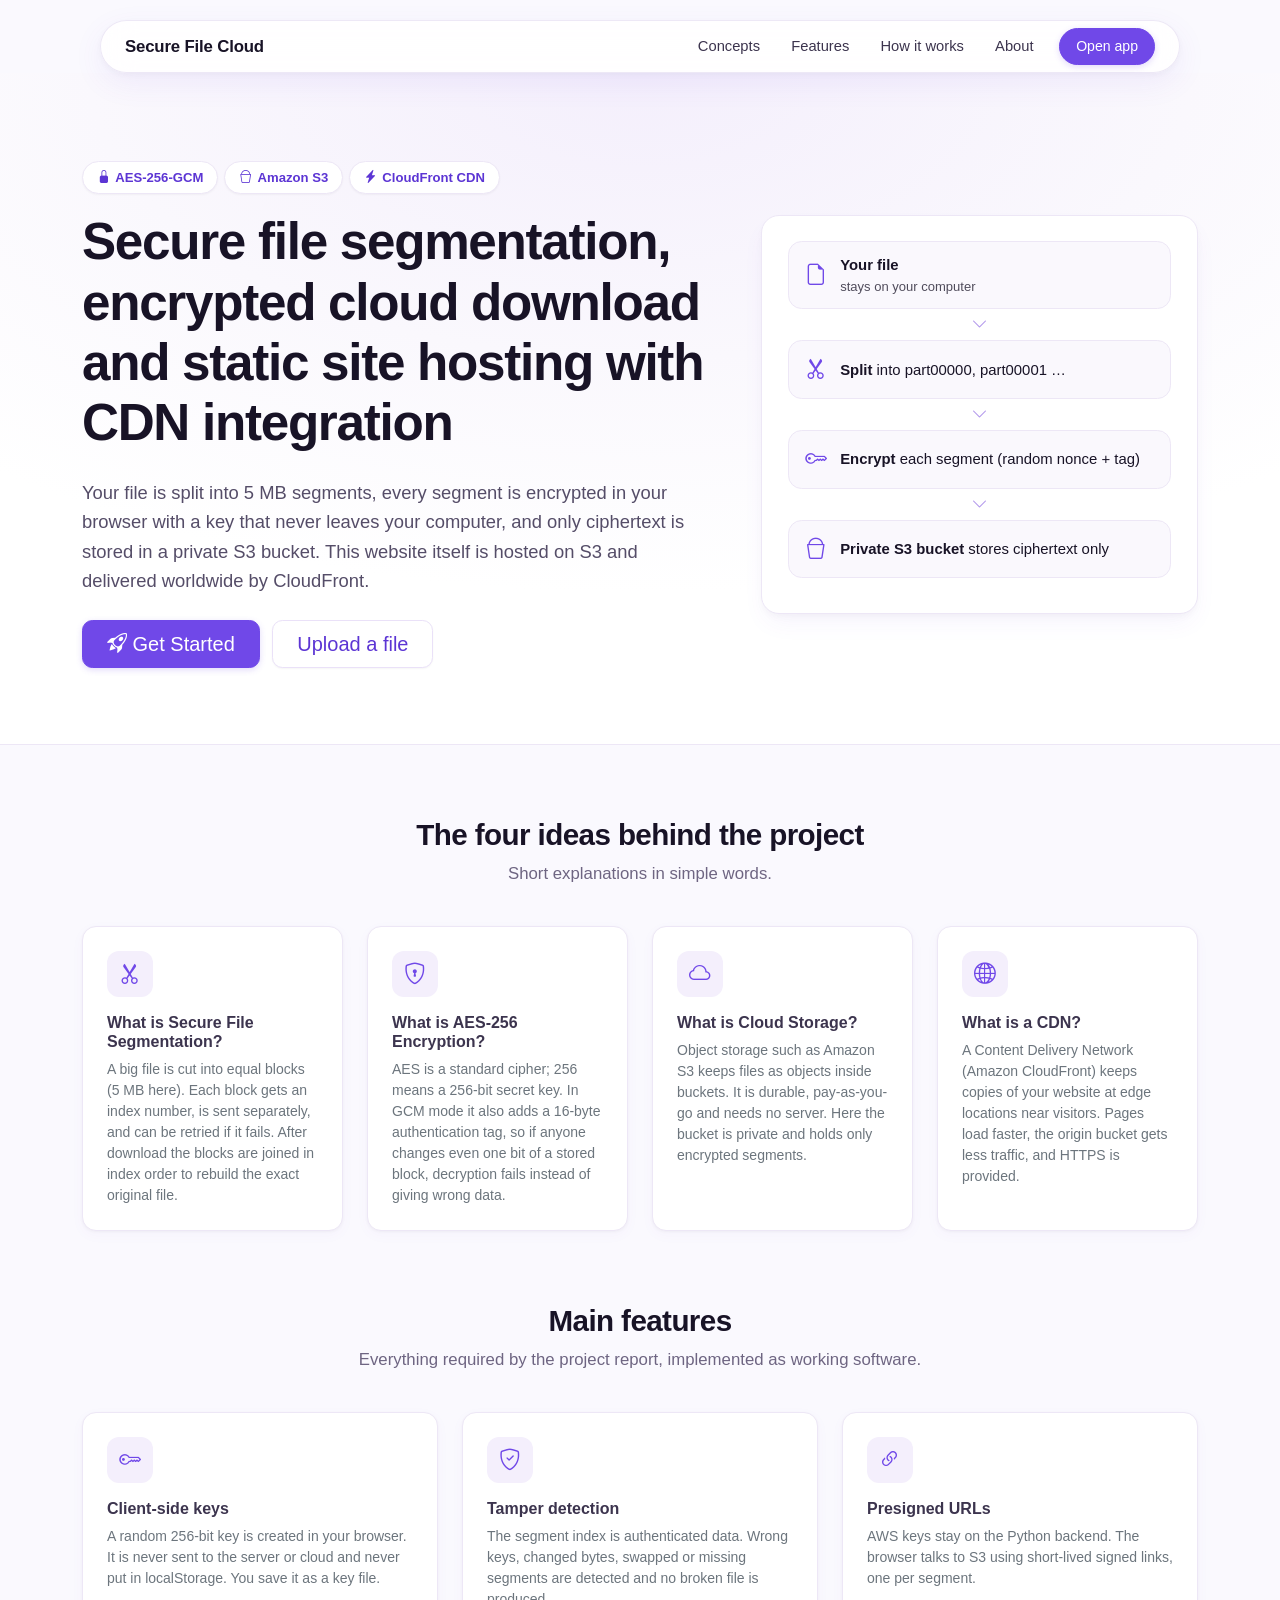
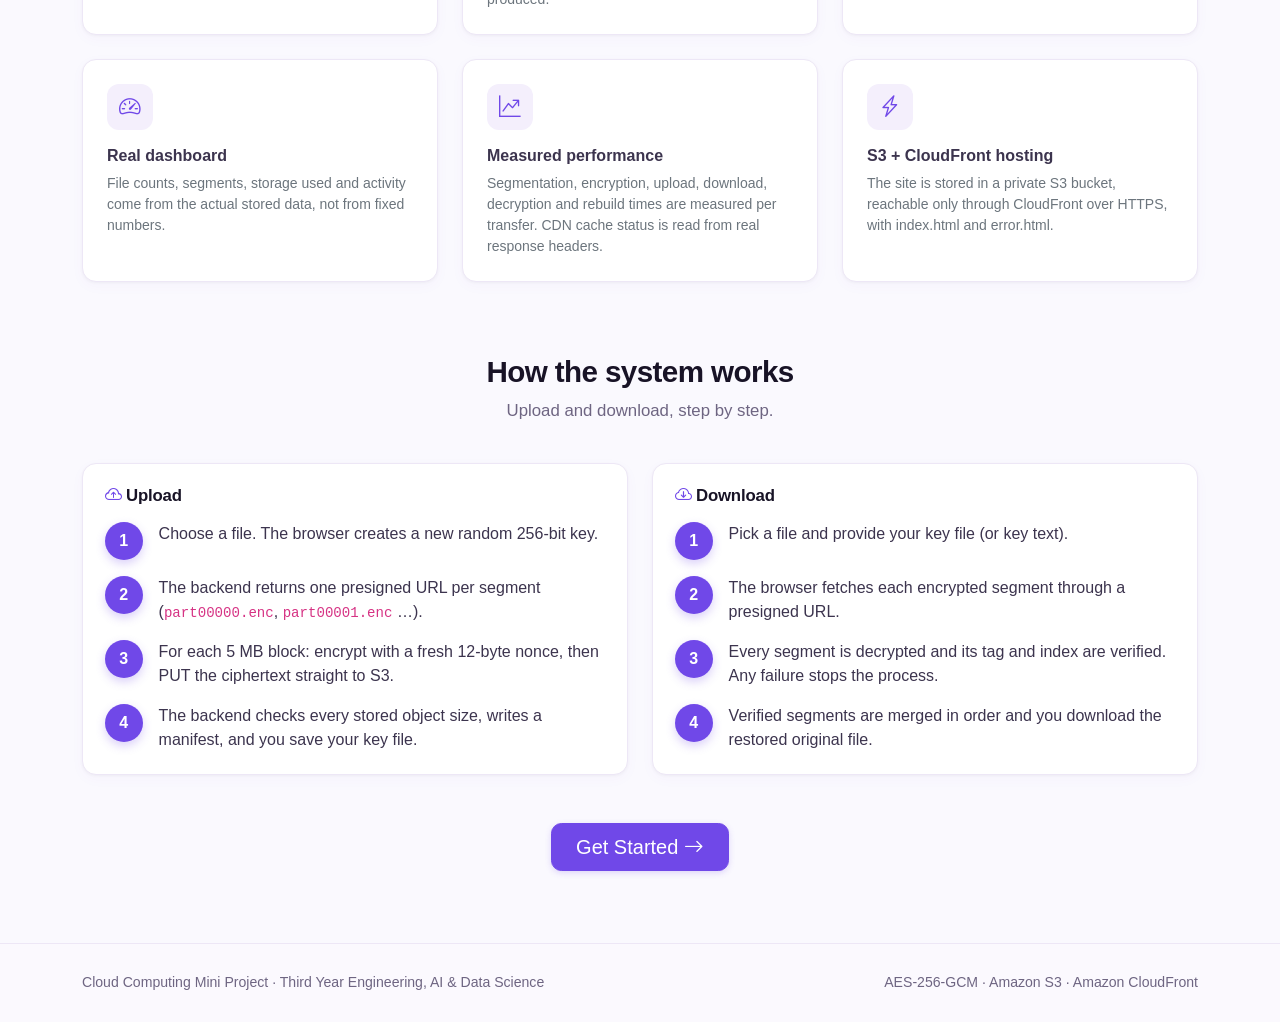
<file: frontend/index.html>
<!DOCTYPE html>
<html lang="en">

<head>
  <meta charset="utf-8">
  <meta name="viewport" content="width=device-width,initial-scale=1">
  <link href="https://cdn.jsdelivr.net/npm/bootstrap@5.3.3/dist/css/bootstrap.min.css" rel="stylesheet">
  <link href="https://cdn.jsdelivr.net/npm/bootstrap-icons@1.11.3/font/bootstrap-icons.min.css" rel="stylesheet">
  <link href="style.css" rel="stylesheet">
  <script src="config.js"></script>
  <title>Secure File Cloud · Segmentation, AES-256-GCM, S3 and CDN</title>
  <meta name="description"
    content="Split files into segments, encrypt them in your browser with AES-256-GCM, store them in Amazon S3 and serve the site through CloudFront.">
</head>

<body>
<nav class="navbar navbar-expand-lg nav-land sticky-top navbar-light"><div class="container">
  <a class="navbar-brand d-flex align-items-center gap-2" href="index.html">Secure File Cloud</a>
  <button class="navbar-toggler" data-bs-toggle="collapse" data-bs-target="#nv" onclick="document.getElementById('nv').classList.toggle('show')"><span class="navbar-toggler-icon"></span></button>
  <div class="collapse navbar-collapse" id="nv"><ul class="navbar-nav ms-auto align-items-lg-center gap-lg-1">
    <li class="nav-item"><a class="nav-link" href="#concepts">Concepts</a></li><li class="nav-item"><a class="nav-link" href="#features">Features</a></li>
    <li class="nav-item"><a class="nav-link" href="#how">How it works</a></li><li class="nav-item"><a class="nav-link" href="about.html">About</a></li>
    <li class="nav-item ms-lg-2"><a class="btn btn-primary btn-sm px-3" href="dashboard.html">Open app</a></li></ul></div></div></nav>

  <header class="hero">
    <div class="container">
      <div class="row align-items-center g-5">
        <div class="col-lg-7">
          <span class="chip"><i class="bi bi-lock-fill"></i> AES-256-GCM</span><span class="chip"><i
              class="bi bi-bucket"></i> Amazon S3</span><span class="chip"><i class="bi bi-lightning-charge-fill"></i>
            CloudFront CDN</span>
          <h1 class="mt-2">Secure file segmentation, encrypted cloud download and static site hosting with CDN
            integration</h1>
          <p class="lead my-4">Your file is split into 5 MB segments, every segment is encrypted <b>in your browser</b>
            with a key that never leaves your computer, and only ciphertext is stored in a private S3 bucket. This
            website itself is hosted on S3 and delivered worldwide by CloudFront.</p>
          <a class="btn btn-primary btn-lg px-4 me-2" href="dashboard.html"><i class="bi bi-rocket-takeoff"></i> Get
            Started</a>
          <a class="btn btn-outline-purple btn-lg px-4" href="upload.html">Upload a file</a>
        </div>
        <div class="col-lg-5">
          <div class="flow">
            <div class="node"><i class="bi bi-file-earmark"></i>
              <div><b>Your file</b>
                <div class="small opacity-75">stays on your computer</div>
              </div>
            </div>
            <div class="arrow"><i class="bi bi-chevron-down"></i></div>
            <div class="node"><i class="bi bi-scissors"></i>
              <div><b>Split</b> into part00000, part00001 …</div>
            </div>
            <div class="arrow"><i class="bi bi-chevron-down"></i></div>
            <div class="node"><i class="bi bi-key"></i>
              <div><b>Encrypt</b> each segment (random nonce + tag)</div>
            </div>
            <div class="arrow"><i class="bi bi-chevron-down"></i></div>
            <div class="node"><i class="bi bi-bucket"></i>
              <div><b>Private S3 bucket</b> stores ciphertext only</div>
            </div>
          </div>
        </div>
      </div>
    </div>
  </header>

  <section class="sect" id="concepts">
    <div class="container text-center">
      <h2>The four ideas behind the project</h2>
      <p class="sub">Short explanations in simple words.</p>
      <div class="row g-4 text-start">
        <div class="col-md-6 col-lg-3">
          <div class="card-x">
            <div class="ico"><i class="bi bi-scissors"></i></div>
            <h3 class="h6 fw-bold">What is Secure File Segmentation?</h3>
            <p class="small text-secondary mb-0">A big file is cut into equal blocks (5 MB here). Each block gets an
              index number, is sent separately, and can be retried if it fails. After download the blocks are joined in
              index order to rebuild the exact original file.</p>
          </div>
        </div>
        <div class="col-md-6 col-lg-3">
          <div class="card-x">
            <div class="ico"><i class="bi bi-shield-lock"></i></div>
            <h3 class="h6 fw-bold">What is AES-256 Encryption?</h3>
            <p class="small text-secondary mb-0">AES is a standard cipher; 256 means a 256-bit secret key. In GCM mode
              it also adds a 16-byte authentication tag, so if anyone changes even one bit of a stored block, decryption
              fails instead of giving wrong data.</p>
          </div>
        </div>
        <div class="col-md-6 col-lg-3">
          <div class="card-x">
            <div class="ico"><i class="bi bi-cloud"></i></div>
            <h3 class="h6 fw-bold">What is Cloud Storage?</h3>
            <p class="small text-secondary mb-0">Object storage such as Amazon S3 keeps files as objects inside buckets.
              It is durable, pay-as-you-go and needs no server. Here the bucket is private and holds only encrypted
              segments.</p>
          </div>
        </div>
        <div class="col-md-6 col-lg-3">
          <div class="card-x">
            <div class="ico"><i class="bi bi-globe2"></i></div>
            <h3 class="h6 fw-bold">What is a CDN?</h3>
            <p class="small text-secondary mb-0">A Content Delivery Network (Amazon CloudFront) keeps copies of your
              website at edge locations near visitors. Pages load faster, the origin bucket gets less traffic, and HTTPS
              is provided.</p>
          </div>
        </div>
      </div>
    </div>
  </section>

  <section class="sect pt-0" id="features">
    <div class="container text-center">
      <h2>Main features</h2>
      <p class="sub">Everything required by the project report, implemented as working software.</p>
      <div class="row g-4 text-start">
        <div class="col-md-6 col-lg-4">
          <div class="card-x">
            <div class="ico"><i class="bi bi-key"></i></div>
            <h3 class="h6 fw-bold">Client-side keys</h3>
            <p class="small text-secondary mb-0">A random 256-bit key is created in your browser. It is never sent to
              the server or cloud and never put in localStorage. You save it as a key file.</p>
          </div>
        </div>
        <div class="col-md-6 col-lg-4">
          <div class="card-x">
            <div class="ico"><i class="bi bi-shield-check"></i></div>
            <h3 class="h6 fw-bold">Tamper detection</h3>
            <p class="small text-secondary mb-0">The segment index is authenticated data. Wrong keys, changed bytes,
              swapped or missing segments are detected and no broken file is produced.</p>
          </div>
        </div>
        <div class="col-md-6 col-lg-4">
          <div class="card-x">
            <div class="ico"><i class="bi bi-link-45deg"></i></div>
            <h3 class="h6 fw-bold">Presigned URLs</h3>
            <p class="small text-secondary mb-0">AWS keys stay on the Python backend. The browser talks to S3 using
              short-lived signed links, one per segment.</p>
          </div>
        </div>
        <div class="col-md-6 col-lg-4">
          <div class="card-x">
            <div class="ico"><i class="bi bi-speedometer2"></i></div>
            <h3 class="h6 fw-bold">Real dashboard</h3>
            <p class="small text-secondary mb-0">File counts, segments, storage used and activity come from the actual
              stored data, not from fixed numbers.</p>
          </div>
        </div>
        <div class="col-md-6 col-lg-4">
          <div class="card-x">
            <div class="ico"><i class="bi bi-graph-up-arrow"></i></div>
            <h3 class="h6 fw-bold">Measured performance</h3>
            <p class="small text-secondary mb-0">Segmentation, encryption, upload, download, decryption and rebuild
              times are measured per transfer. CDN cache status is read from real response headers.</p>
          </div>
        </div>
        <div class="col-md-6 col-lg-4">
          <div class="card-x">
            <div class="ico"><i class="bi bi-lightning-charge"></i></div>
            <h3 class="h6 fw-bold">S3 + CloudFront hosting</h3>
            <p class="small text-secondary mb-0">The site is stored in a private S3 bucket, reachable only through
              CloudFront over HTTPS, with index.html and error.html.</p>
          </div>
        </div>
      </div>
    </div>
  </section>

  <section class="sect pt-0" id="how">
    <div class="container">
      <h2 class="text-center">How the system works</h2>
      <p class="sub text-center">Upload and download, step by step.</p>
      <div class="row g-4">
        <div class="col-lg-6">
          <div class="panel h-100">
            <h3><i class="bi bi-cloud-arrow-up text-primary"></i> Upload</h3>
            <div class="d-flex gap-3 mb-3"><span class="step-n">1</span>
              <div>Choose a file. The browser creates a new random 256-bit key.</div>
            </div>
            <div class="d-flex gap-3 mb-3"><span class="step-n">2</span>
              <div>The backend returns one presigned URL per segment (<code>part00000.enc</code>,
                <code>part00001.enc</code> …).</div>
            </div>
            <div class="d-flex gap-3 mb-3"><span class="step-n">3</span>
              <div>For each 5 MB block: encrypt with a fresh 12-byte nonce, then PUT the ciphertext straight to S3.
              </div>
            </div>
            <div class="d-flex gap-3"><span class="step-n">4</span>
              <div>The backend checks every stored object size, writes a manifest, and you save your key file.</div>
            </div>
          </div>
        </div>
        <div class="col-lg-6">
          <div class="panel h-100">
            <h3><i class="bi bi-cloud-arrow-down text-primary"></i> Download</h3>
            <div class="d-flex gap-3 mb-3"><span class="step-n">1</span>
              <div>Pick a file and provide your key file (or key text).</div>
            </div>
            <div class="d-flex gap-3 mb-3"><span class="step-n">2</span>
              <div>The browser fetches each encrypted segment through a presigned URL.</div>
            </div>
            <div class="d-flex gap-3 mb-3"><span class="step-n">3</span>
              <div>Every segment is decrypted and its tag and index are verified. Any failure stops the process.</div>
            </div>
            <div class="d-flex gap-3"><span class="step-n">4</span>
              <div>Verified segments are merged in order and you download the restored original file.</div>
            </div>
          </div>
        </div>
      </div>
      <div class="text-center mt-5"><a class="btn btn-primary btn-lg px-4" href="dashboard.html">Get Started <i
            class="bi bi-arrow-right"></i></a></div>
    </div>
  </section>

  <footer class="footer">
    <div class="container d-flex flex-wrap justify-content-between gap-2"><span>Cloud Computing Mini Project · Third
        Year Engineering, AI &amp; Data Science</span><span>AES-256-GCM · Amazon S3 · Amazon CloudFront</span></div>
  </footer>
</body>

</html>
</file>
<file: frontend/style.css>
:root {
  /* 70% White / Crisp Light Canvas */
  --bg-page: #faf9fe;
  --bg-card: #ffffff;
  --bg-sidebar: #fcfbfe;
  --bg-topbar: #ffffff;
  
  /* 30% Faint Purple Surfaces, Accents & Tints */
  --purple-50: #fbf9fe;
  --purple-100: #f4effc;
  --purple-200: #eae1f8;
  --purple-300: #d6c6f3;
  --purple-400: #b095eb;
  --purple-500: #8c68e6;
  --purple-600: #7048e8;  /* Core Brand Iris/Purple */
  --purple-700: #5c35d4;
  --purple-800: #4928b0;
  --purple-900: #26165e;
  
  /* Semantic Text / Ink */
  --text-main: #181326;
  --text-body: #3c344e;
  --text-muted: #6e6582;
  --text-dim: #9990ad;
  
  /* Borders */
  --border-subtle: #ede7f6;
  --border-focus: #7048e8;
  
  /* Status Colors */
  --ok: #059669;
  --ok-bg: #ecfdf5;
  --ok-border: #a7f3d0;
  --warn: #d97706;
  --warn-bg: #fffbeb;
  --warn-border: #fde68a;
  --bad: #dc2626;
  --bad-bg: #fef2f2;
  --bad-border: #fecdd3;
  
  /* Layout */
  --side: 256px;
  --radius-pill: 9999px;
  
  /* Shadows */
  --shadow-xs: 0 1px 2px rgba(24, 19, 38, 0.04);
  --shadow-sm: 0 1px 3px rgba(24, 19, 38, 0.04), 0 4px 14px rgba(112, 72, 232, 0.03);
  --shadow-md: 0 4px 8px -2px rgba(24, 19, 38, 0.04), 0 12px 24px -4px rgba(112, 72, 232, 0.06);
  --shadow-lg: 0 12px 32px -4px rgba(112, 72, 232, 0.1), 0 4px 12px -2px rgba(24, 19, 38, 0.03);
  
  /* Bootstrap overrides */
  --bs-primary: #7048e8;
  --bs-primary-rgb: 112, 72, 232;
  --bs-link-color: #7048e8;
  --bs-link-hover-color: #5c35d4;
  --bs-body-color: var(--text-body);
  --bs-body-bg: var(--bg-page);
  --bs-border-color: var(--border-subtle);
}

* { box-sizing: border-box; }
body {
  font-family: -apple-system, BlinkMacSystemFont, "Segoe UI", Roboto, "Helvetica Neue", Arial, sans-serif;
  background: var(--bg-page);
  color: var(--text-body);
  -webkit-font-smoothing: antialiased;
  -moz-osx-font-smoothing: grayscale;
}

a { color: var(--purple-600); text-decoration: none; transition: color .15s ease; }
a:hover { color: var(--purple-700); }

code, .mono {
  font-family: ui-monospace, SFMono-Regular, "SF Mono", Menlo, Consolas, monospace;
  font-size: .88em;
}

/* ---- Buttons ---- */
.btn {
  border-radius: .65rem;
  font-weight: 500;
  transition: all .15s ease;
  padding: .5rem 1rem;
}
.btn-primary {
  --bs-btn-bg: var(--purple-600);
  --bs-btn-border-color: var(--purple-600);
  --bs-btn-hover-bg: var(--purple-700);
  --bs-btn-hover-border-color: var(--purple-700);
  --bs-btn-active-bg: var(--purple-800);
  --bs-btn-active-border-color: var(--purple-800);
  --bs-btn-disabled-bg: var(--purple-400);
  --bs-btn-disabled-border-color: var(--purple-400);
  box-shadow: 0 2px 6px rgba(112, 72, 232, 0.2);
}
.btn-primary:hover {
  box-shadow: 0 4px 12px rgba(112, 72, 232, 0.3);
  transform: translateY(-1px);
}
.btn-outline-primary {
  --bs-btn-color: var(--purple-600);
  --bs-btn-border-color: var(--purple-300);
  --bs-btn-hover-bg: var(--purple-100);
  --bs-btn-hover-border-color: var(--purple-600);
  --bs-btn-hover-color: var(--purple-700);
  background: #ffffff;
}
.btn-outline-purple, .btn-outline-light {
  color: var(--purple-700) !important;
  border-color: var(--purple-200) !important;
  background: #ffffff !important;
  box-shadow: var(--shadow-xs);
}
.btn-outline-purple:hover, .btn-outline-light:hover {
  background: var(--purple-100) !important;
  border-color: var(--purple-300) !important;
  color: var(--purple-800) !important;
  transform: translateY(-1px);
}

/* Form Controls */
.form-control, .form-select {
  border-radius: .65rem;
  border: 1px solid var(--border-subtle);
  background-color: #ffffff;
  color: var(--text-main);
  padding: .55rem .85rem;
  transition: border-color .15s, box-shadow .15s;
}
.form-control:focus, .form-select:focus {
  border-color: var(--purple-500);
  box-shadow: 0 0 0 3px rgba(112, 72, 232, 0.12);
}

/* ---- App Shell ---- */
.sidebar {
  position: fixed;
  inset: 0 auto 0 0;
  width: var(--side);
  background: var(--bg-sidebar);
  border-right: 1px solid var(--border-subtle);
  display: flex;
  flex-direction: column;
  padding: 1.1rem .85rem;
  z-index: 1040;
  transition: transform .25s ease;
}
.brand {
  display: flex;
  gap: .75rem;
  align-items: center;
  color: var(--text-main);
  text-decoration: none;
  padding: .2rem .6rem 1.3rem;
  font-weight: 600;
  line-height: 1.15;
}
.brand .logo {
  width: 38px;
  height: 38px;
  border-radius: 11px;
  background: linear-gradient(135deg, var(--purple-500), var(--purple-600));
  display: grid;
  place-items: center;
  font-size: 1.15rem;
  color: #fff;
  flex: none;
  box-shadow: 0 4px 10px rgba(112, 72, 232, 0.25);
}
.brand small {
  display: block;
  font-weight: 400;
  color: var(--text-muted);
  font-size: .72rem;
  margin-top: 2px;
}
.side-link {
  display: flex;
  gap: .75rem;
  align-items: center;
  color: var(--text-body);
  text-decoration: none;
  padding: .65rem .85rem;
  border-radius: .7rem;
  margin-bottom: .25rem;
  font-size: .92rem;
  font-weight: 500;
  transition: all .15s ease;
}
.side-link i { font-size: 1.1rem; color: var(--purple-500); transition: color .15s; }
.side-link:hover {
  background: var(--purple-100);
  color: var(--purple-700);
}
.side-link:hover i { color: var(--purple-700); }
.side-link.active {
  background: var(--purple-600);
  color: #ffffff;
  font-weight: 600;
  box-shadow: 0 4px 14px rgba(112, 72, 232, 0.28);
}
.side-link.active i { color: #ffffff; }
.side-foot {
  margin-top: auto;
  font-size: .75rem;
  color: var(--text-dim);
  padding: .75rem .6rem;
  border-top: 1px solid var(--border-subtle);
}
.side-foot i { color: var(--purple-500); }

.sidebar {
  position: fixed;
  inset: 0 auto 0 0;
  width: var(--side);
  background: var(--bg-sidebar);
  border-right: 1px solid var(--border-subtle);
  display: flex;
  flex-direction: column;
  padding: 1.1rem .85rem;
  z-index: 1040;
  transition: transform .3s cubic-bezier(0.4, 0, 0.2, 1);
  box-shadow: 2px 0 16px rgba(112, 72, 232, 0.03);
}

.content {
  margin-left: var(--side);
  min-height: 100vh;
  background: var(--bg-page);
  transition: margin-left .3s cubic-bezier(0.4, 0, 0.2, 1);
}

/* Sidebar collapsed state (desktop slideable) */
body.sidebar-collapsed .sidebar {
  transform: translateX(-100%);
}
body.sidebar-collapsed .content {
  margin-left: 0;
}

.topbar {
  display: flex;
  align-items: center;
  gap: .85rem;
  padding: .85rem 1.75rem .85rem .75rem;
  background: var(--bg-topbar);
  border-bottom: 1px solid var(--border-subtle);
  position: sticky;
  top: 0;
  z-index: 1030;
}
.topbar h1 {
  font-size: 1.15rem;
  margin: 0;
  font-weight: 600;
  color: var(--text-main);
  letter-spacing: -0.01em;
}
.menu-btn {
  display: inline-flex;
  align-items: center;
  justify-content: center;
  width: 38px;
  height: 38px;
  border-radius: 9999px;
  border: 1px solid var(--border-subtle);
  background: #ffffff;
  color: var(--text-main);
  font-size: 1.25rem;
  cursor: pointer;
  transition: all .2s ease;
  box-shadow: var(--shadow-xs);
  flex: none;
  margin-left: 0;
}
.menu-btn:hover {
  background: var(--purple-100);
  border-color: var(--purple-300);
  color: var(--purple-700);
  transform: scale(1.05);
}
.page {
  padding: 1.75rem;
  max-width: 1280px;
}
.scrim { display: none; }

@media(max-width: 991px) {
  .sidebar { transform: translateX(-100%); }
  .sidebar.open { transform: none; }
  .content { margin-left: 0 !important; }
  .scrim.show {
    display: block;
    position: fixed;
    inset: 0;
    background: rgba(24, 19, 38, 0.4);
    backdrop-filter: blur(2px);
    z-index: 1035;
  }
  .page { padding: 1.1rem; }
  .topbar { padding: .8rem 1.1rem; }
}

/* ---- Components ---- */
.panel {
  background: var(--bg-card);
  border: 1px solid var(--border-subtle);
  border-radius: 14px;
  padding: 1.35rem;
  box-shadow: var(--shadow-sm);
}
.panel h2, .panel h3 {
  font-size: 1.05rem;
  font-weight: 600;
  color: var(--text-main);
  margin-bottom: 1rem;
  letter-spacing: -0.01em;
}

/* Stats */
.stat {
  display: flex;
  gap: 1rem;
  align-items: center;
}
.stat .ico {
  width: 48px;
  height: 48px;
  border-radius: 13px;
  display: grid;
  place-items: center;
  font-size: 1.35rem;
  background: var(--purple-100);
  color: var(--purple-600);
  flex: none;
}
.stat .ico.g { background: var(--ok-bg); color: var(--ok); }
.stat .ico.r { background: var(--bad-bg); color: var(--bad); }
.stat .ico.n { background: #f3f0fa; color: var(--text-body); }
.stat .v {
  font-size: 1.65rem;
  font-weight: 700;
  color: var(--text-main);
  line-height: 1.1;
  letter-spacing: -0.02em;
}
.stat .l {
  color: var(--text-muted);
  font-size: .84rem;
  margin-top: 2px;
}

/* Status Pills (Circular Pill Shape) */
.pill {
  display: inline-flex;
  align-items: center;
  gap: .5rem;
  padding: .35rem .95rem;
  border-radius: 9999px !important;
  font-size: .82rem;
  font-weight: 500;
  background: var(--purple-100);
  color: var(--text-body);
  border: 1px solid var(--border-subtle);
  white-space: nowrap;
  box-shadow: var(--shadow-xs);
  transition: all .15s ease;
}
.pill .dot {
  width: 8px;
  height: 8px;
  border-radius: 50%;
  background: currentColor;
}
.pill.ok {
  background: var(--ok-bg);
  color: var(--ok);
  border-color: var(--ok-border);
}
.pill.warn {
  background: var(--warn-bg);
  color: var(--warn);
  border-color: var(--warn-border);
}
.pill.bad {
  background: var(--bad-bg);
  color: var(--bad);
  border-color: var(--bad-border);
}
.pill.busy {
  background: var(--purple-100);
  color: var(--purple-600);
  border-color: var(--purple-200);
}

/* Tables */
.table {
  --bs-table-bg: transparent;
  font-size: .92rem;
  vertical-align: middle;
}
.table thead th {
  font-size: .74rem;
  text-transform: uppercase;
  letter-spacing: .05em;
  color: var(--text-muted);
  font-weight: 600;
  border-bottom: 1px solid var(--border-subtle);
  padding: .75rem .85rem;
  white-space: nowrap;
}
.table tbody td {
  padding: .75rem .85rem;
  border-bottom: 1px solid var(--border-subtle);
}
.table-wrap { overflow-x: auto; }

/* Drag & Drop */
.drop {
  border: 2px dashed var(--purple-300);
  background: #faf8fd;
  border-radius: 14px;
  padding: 2.2rem 1rem;
  text-align: center;
  cursor: pointer;
  transition: all .15s ease;
}
.drop:hover, .drop.over {
  background: var(--purple-100);
  border-color: var(--purple-600);
  box-shadow: 0 0 0 4px rgba(112, 72, 232, 0.08);
}
.drop i {
  font-size: 2.4rem;
  color: var(--purple-600);
}

/* Progress bar */
.progress {
  height: .65rem;
  border-radius: 1rem;
  background: var(--purple-200);
  overflow: hidden;
}
.progress-bar {
  background: linear-gradient(90deg, var(--purple-500), var(--purple-600));
}

/* Key box */
.keybox {
  background: #181226;
  color: #86efac;
  border-radius: .7rem;
  padding: .85rem 1.1rem;
  word-break: break-all;
  border: 1px solid #32254e;
}

/* Metrics */
.metric {
  background: var(--purple-50);
  border: 1px solid var(--border-subtle);
  border-radius: .75rem;
  padding: .65rem .85rem;
}
.metric .k {
  font-size: .72rem;
  color: var(--text-muted);
  text-transform: uppercase;
  letter-spacing: .05em;
}
.metric .n {
  font-weight: 600;
  color: var(--text-main);
}

.stackbar {
  display: flex;
  height: 1.5rem;
  border-radius: .5rem;
  overflow: hidden;
  background: var(--purple-200);
}
.stackbar div { height: 100%; }
.legend i {
  display: inline-block;
  width: .8rem;
  height: .8rem;
  border-radius: 3px;
  margin-right: .35rem;
  vertical-align: -1px;
}
.empty {
  text-align: center;
  color: var(--text-muted);
  padding: 1.8rem 1rem;
}
.empty i {
  font-size: 1.8rem;
  display: block;
  margin-bottom: .4rem;
  color: var(--purple-400);
  opacity: .8;
}

/* Toasts */
.toasts {
  position: fixed;
  top: 1.25rem;
  right: 1.25rem;
  z-index: 2000;
  display: flex;
  flex-direction: column;
  gap: .6rem;
  max-width: min(390px, calc(100vw - 2rem));
}
.toast-x {
  background: #ffffff;
  border: 1px solid var(--border-subtle);
  border-left: 5px solid var(--purple-600);
  border-radius: .75rem;
  box-shadow: 0 10px 30px rgba(24, 19, 38, 0.12);
  padding: .85rem 1.1rem;
  display: flex;
  gap: .75rem;
  animation: in .25s ease;
}
.toast-x.ok { border-left-color: var(--ok); }
.toast-x.bad { border-left-color: var(--bad); }
.toast-x.warn { border-left-color: var(--warn); }
@keyframes in {
  from { opacity: 0; transform: translateX(30px); }
}

/* ---- Landing Page (70% White / 30% Faint Purple) ---- */
.nav-land {
  position: sticky;
  top: 1.25rem;
  margin: 1.25rem auto 0;
  max-width: min(1080px, calc(100% - 2.5rem));
  border-radius: 9999px;
  background: rgba(255, 255, 255, 0.85);
  backdrop-filter: blur(16px);
  -webkit-backdrop-filter: blur(16px);
  border: 1px solid rgba(237, 231, 246, 0.95);
  box-shadow: 0 10px 30px rgba(112, 72, 232, 0.08), 0 2px 8px rgba(24, 19, 38, 0.04);
  padding: .45rem 1.5rem;
  z-index: 1050;
  transition: all .25s ease;
}
.nav-land .container {
  padding-left: 0;
  padding-right: 0;
}
.nav-land .navbar-brand {
  color: var(--text-main) !important;
  font-weight: 700;
  font-size: 1.05rem;
  letter-spacing: -0.01em;
}
.nav-land .nav-link {
  color: var(--text-body) !important;
  font-weight: 500;
  font-size: .92rem;
  padding: .4rem .85rem !important;
  border-radius: 9999px;
  transition: all .15s ease;
}
.nav-land .nav-link:hover {
  color: var(--purple-600) !important;
  background: var(--purple-100);
}
.nav-land .btn-primary {
  border-radius: 9999px;
  padding: .42rem 1.15rem;
  font-size: .88rem;
}

@media(max-width: 991px) {
  .nav-land {
    border-radius: 24px;
    padding: .65rem 1.15rem;
    margin: .85rem auto 0;
    max-width: calc(100% - 1.7rem);
  }
  .nav-land .navbar-collapse {
    background: #ffffff;
    border-radius: 16px;
    padding: 1rem;
    margin-top: .75rem;
    border: 1px solid var(--border-subtle);
    box-shadow: var(--shadow-md);
  }
  .nav-land .nav-link {
    border-radius: 10px;
    padding: .5rem .75rem !important;
  }
}

.hero {
  background: radial-gradient(1000px 520px at 50% 0%, #f4effc 0%, #faf8fd 55%, #ffffff 100%);
  color: var(--text-main);
  padding: 5.5rem 0 4.8rem;
  border-bottom: 1px solid var(--border-subtle);
}
.hero h1 {
  font-weight: 700;
  font-size: clamp(2.1rem, 4.2vw, 3.2rem);
  line-height: 1.18;
  color: var(--text-main);
  letter-spacing: -0.025em;
}
.hero p.lead {
  color: #554d68;
  font-size: 1.15rem;
  line-height: 1.6;
}
.hero .chip {
  display: inline-flex;
  align-items: center;
  gap: .35rem;
  padding: .35rem .85rem;
  border-radius: var(--radius-pill);
  background: #ffffff;
  color: var(--purple-700);
  border: 1px solid var(--border-subtle);
  box-shadow: var(--shadow-xs);
  font-size: .82rem;
  font-weight: 600;
  margin: 0 .4rem .65rem 0;
}
.flow {
  background: #ffffff;
  border: 1px solid var(--border-subtle);
  border-radius: 18px;
  padding: 1.6rem;
  box-shadow: var(--shadow-md);
}
.flow .node {
  display: flex;
  gap: .85rem;
  align-items: center;
  padding: .75rem 1rem;
  border-radius: .85rem;
  background: #faf8fd;
  border: 1px solid var(--border-subtle);
  margin-bottom: .55rem;
  font-size: .93rem;
  color: var(--text-main);
}
.flow .node i {
  font-size: 1.35rem;
  color: var(--purple-600);
}
.flow .arrow {
  text-align: center;
  color: var(--purple-400);
  line-height: 1;
  margin: -.1rem 0 .45rem;
}

.sect {
  padding: 4.5rem 0;
  background: var(--bg-page);
}
.sect h2 {
  font-weight: 700;
  font-size: 1.85rem;
  color: var(--text-main);
  letter-spacing: -0.02em;
}
.sect .sub {
  color: var(--text-muted);
  max-width: 640px;
  margin: .4rem auto 2.5rem;
  font-size: 1.05rem;
}
.card-x {
  background: #ffffff;
  border: 1px solid var(--border-subtle);
  border-radius: 14px;
  padding: 1.5rem;
  height: 100%;
  box-shadow: var(--shadow-sm);
  transition: all .2s ease;
}
.card-x:hover {
  box-shadow: var(--shadow-lg);
  transform: translateY(-3px);
  border-color: var(--purple-300);
}
.card-x .ico {
  width: 46px;
  height: 46px;
  border-radius: 12px;
  background: var(--purple-100);
  color: var(--purple-600);
  display: grid;
  place-items: center;
  font-size: 1.35rem;
  margin-bottom: 1rem;
}
.step-n {
  width: 38px;
  height: 38px;
  border-radius: 50%;
  background: var(--purple-600);
  color: #fff;
  display: grid;
  place-items: center;
  font-weight: 700;
  flex: none;
  box-shadow: 0 4px 10px rgba(112, 72, 232, 0.25);
}
.footer {
  background: #fbf9fe;
  color: var(--text-muted);
  padding: 1.8rem 0;
  font-size: .88rem;
  border-top: 1px solid var(--border-subtle);
}

.arch {
  display: grid;
  gap: .6rem;
}
.arch .row-a {
  display: grid;
  grid-template-columns: repeat(auto-fit, minmax(150px, 1fr));
  gap: .65rem;
}
.arch .box {
  background: var(--purple-50);
  border: 1px solid var(--border-subtle);
  border-radius: .85rem;
  padding: .85rem .75rem;
  text-align: center;
  font-size: .88rem;
  color: var(--text-body);
}
.arch .box b {
  display: block;
  color: var(--purple-700);
  margin-bottom: 2px;
}
.arch .box.dark {
  background: #181226;
  border-color: #181226;
  color: #ffffff;
}
.arch .box.dark b {
  color: #c4b5fd;
}
</file>
